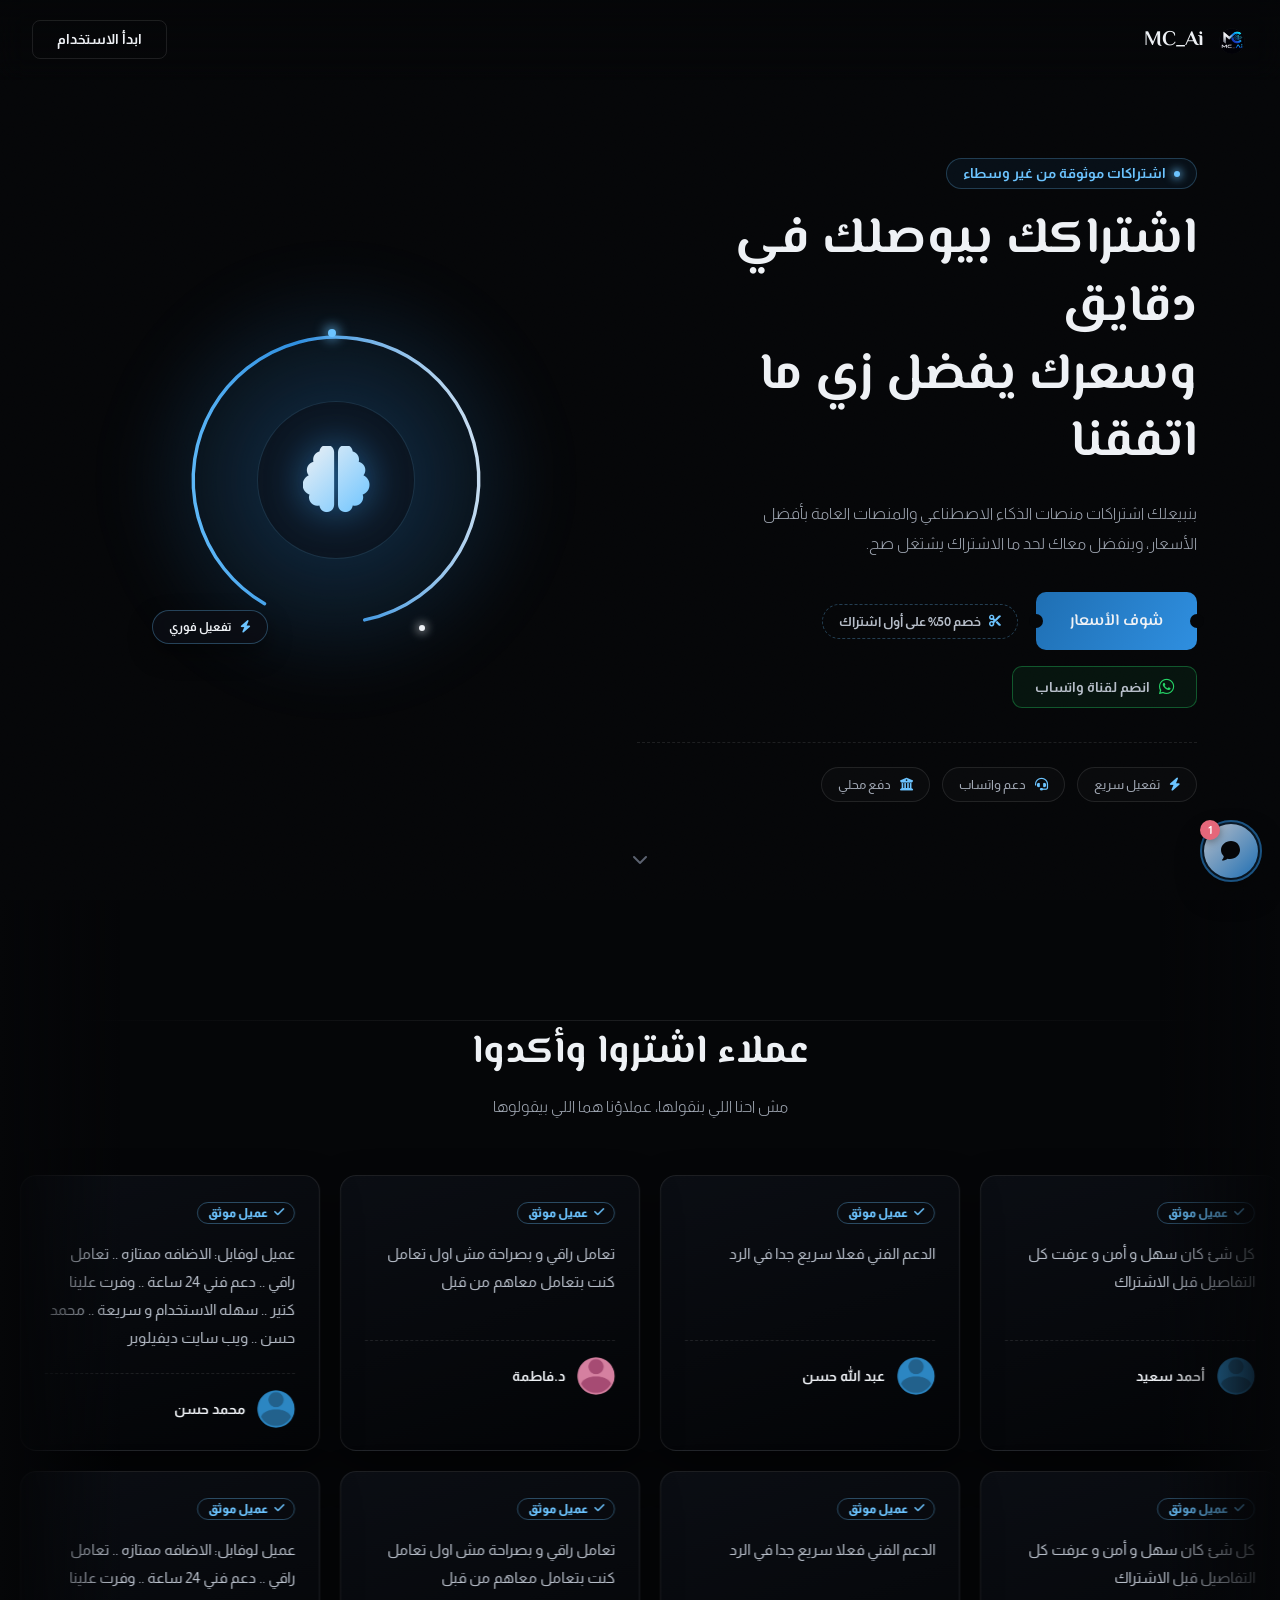
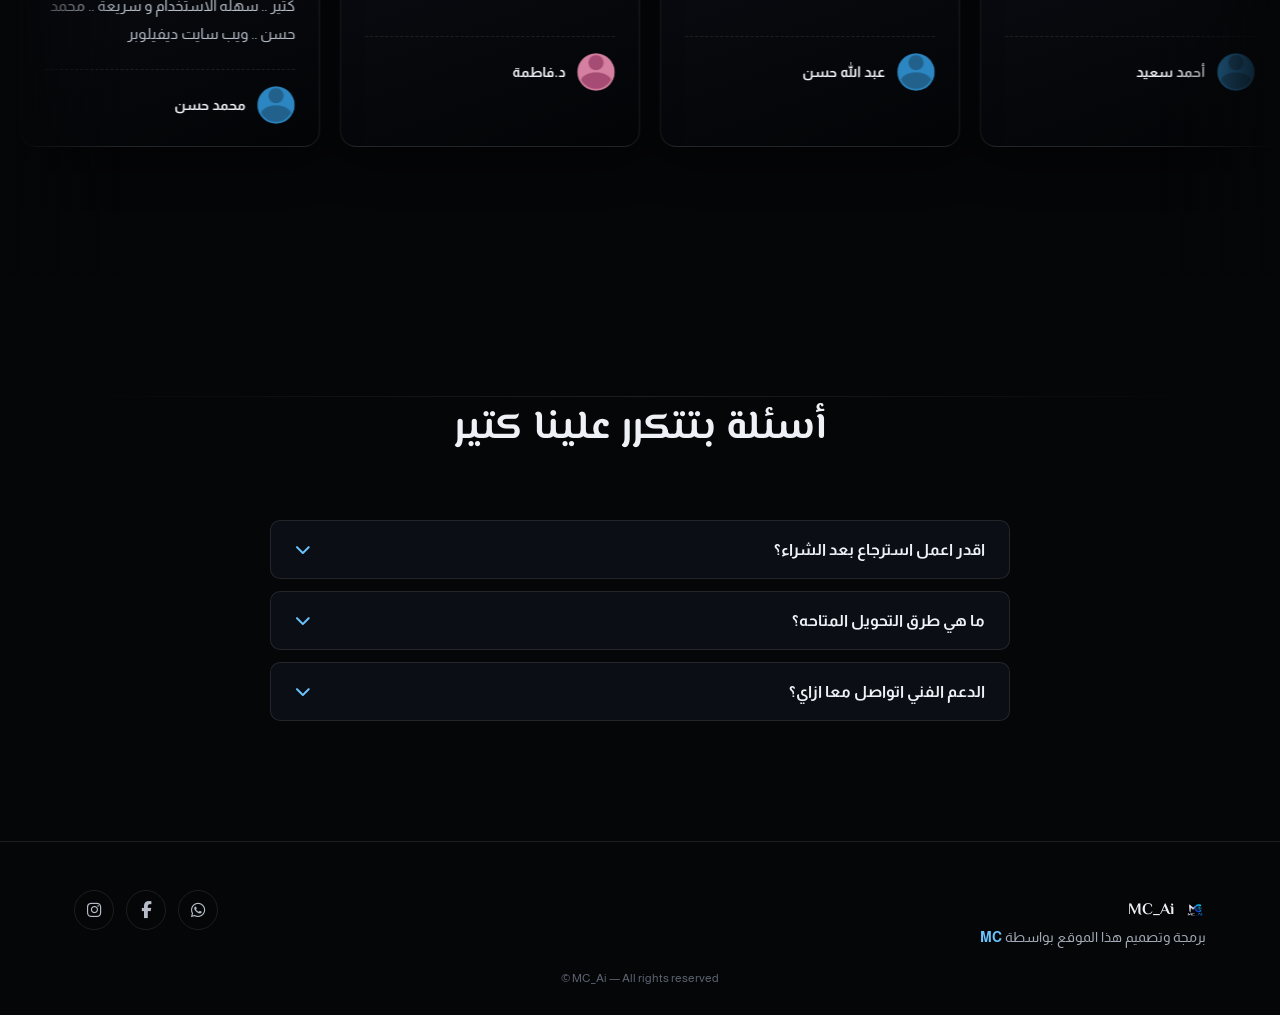
<file: index.html>
<!DOCTYPE html>
<html lang="ar" dir="rtl">
<head>
    <title>ابدأ الآن مع MC_Ai - تفعيل الخدمات الرقمية والذكاء الاصطناعي</title>
<meta name="description" content="ابدأ رحلتك الرقمية مع MC_Ai. تصفح باقاتنا المتنوعة لأدوات وحلول الذكاء الاصطناعي والخدمات الاحترافية لتطوير أعمالك ومشاريعك بكل سهولة وأمان.">
    <meta charset="UTF-8">
    <meta name="viewport" content="width=device-width, initial-scale=1.0">
<link rel="icon" type="image/png" href="img/logo.png">
<script>
!function(f,b,e,v,n,t,s)
{if(f.fbq)return;n=f.fbq=function(){n.callMethod?
n.callMethod.apply(n,arguments):n.queue.push(arguments)};
if(!f._fbq)f._fbq=n;n.push=n;n.loaded=!0;n.version='2.0';
n.queue=[];t=b.createElement(e);t.async=!0;
t.src=v;s=b.getElementsByTagName(e)[0];
s.parentNode.insertBefore(t,s)}(window, document,'script',
'https://connect.facebook.net/en_US/fbevents.js');
fbq('init', '1853491499339893');
fbq('track', 'PageView');
</script>
<noscript><img height="1" width="1" style="display:none"
src="https://www.facebook.com/tr?id=1853491499339893&ev=PageView&noscript=1"
/></noscript>
<link rel="preconnect" href="https://fonts.googleapis.com">
<link rel="preconnect" href="https://fonts.gstatic.com" crossorigin>
<link rel="stylesheet" href="https://fonts.googleapis.com/css2?family=Almarai:wght@300;400;700;800&family=El+Messiri:wght@500;600;700&display=swap">
<link rel="stylesheet" href="https://cdnjs.cloudflare.com/ajax/libs/font-awesome/6.5.1/css/all.min.css">
<link rel="stylesheet" href="one.css">
<meta name="google-site-verification" content="pLidISlzHjzaBmuGzJEBj756mJLwcIiR2PY91eYhYDM" />
</head>
<body>

<div class="progress-bar" id="progress-bar"></div>

<nav class="topbar" id="topbar">
  <div class="brand">
    <img src="img/logo.png" alt="MC_Ai" onerror="this.replaceWith(Object.assign(document.createElement('div'),{className:'brand-fallback',innerHTML:'<i class=\'fa-solid fa-bolt\'></i>'}))">
    <span>MC_Ai</span>
  </div>
  <a href="main/main.html" class="nav-cta">ابدأ الاستخدام</a>
</nav>

<header class="hero">
  <div class="hero-grid wrap">
    <div class="hero-text">
      <p class="kicker">اشتراكات موثوقة من غير وسطاء</p>
      <h1>اشتراكك بيوصلك في دقايق<br>وسعرك يفضل زي ما اتفقنا</h1>
      <p class="sub">بنبيعلك اشتراكات منصات الذكاء الاصطناعي والمنصات العامة بأفضل الأسعار، وبنفضل معاك لحد ما الاشتراك يشتغل صح.</p>
      <div class="hero-actions">
        <a href="main/main.html" class="cta-primary" id="cta-magnetic">شوف الأسعار</a>
        <div class="discount-tag"><i class="fa-solid fa-scissors"></i> خصم 50% على أول اشتراك</div>
      </div>
      <div class="mc-channel-row">
        <a href="https://whatsapp.com/channel/0029VbDkgRsC1Fu379GB610M" class="mc-channel-btn" target="_blank" rel="noopener noreferrer" aria-label="انضم لقناة واتساب الرسمية">
          <i class="fa-brands fa-whatsapp" aria-hidden="true"></i>
          <span>انضم لقناة واتساب</span>
        </a>
      </div>
      <ul class="trust-row">
        <li><i class="fa-solid fa-bolt"></i> تفعيل سريع</li>
        <li><i class="fa-solid fa-headset"></i> دعم واتساب</li>
        <li><i class="fa-solid fa-building-columns"></i> دفع محلي</li>
      </ul>
    </div>

    <div class="hero-visual">
      <div class="ai-core" id="ai-core">
        <div class="ai-core-glow"></div>
        <svg class="ai-core-ring" viewBox="0 0 300 300" aria-hidden="true">
          <defs>
            <linearGradient id="ringGrad" x1="10%" y1="0%" x2="90%" y2="100%">
              <stop offset="0%" class="ring-stop-a"></stop>
              <stop offset="55%" class="ring-stop-b"></stop>
              <stop offset="100%" class="ring-stop-c"></stop>
            </linearGradient>
          </defs>
          <circle cx="150" cy="150" r="126" fill="none" stroke="url(#ringGrad)" stroke-width="3" stroke-linecap="round" stroke-dasharray="700 104" transform="rotate(120 150 150)"></circle>
        </svg>
        <div class="ai-core-orbit orbit-a"><span class="ai-core-dot"></span></div>
        <div class="ai-core-orbit orbit-b"><span class="ai-core-dot dot-b"></span></div>
        <div class="ai-core-icon"><i class="fa-solid fa-brain"></i></div>
        <div class="ai-core-badge"><i class="fa-solid fa-bolt"></i> تفعيل فوري</div>
      </div>
    </div>
  </div>
  <div class="scroll-cue"><i class="fa-solid fa-chevron-down"></i></div>
</header>

<section class="reviews" id="reviews">
  <div class="section-divider"></div>
  <div class="wrap section-head">
    <h2>عملاء اشتروا وأكدوا</h2>
    <p>مش احنا اللي بنقولها، عملاؤنا هما اللي بيقولوها</p>
  </div>
  <div class="marquee-row right" id="row-right"></div>
  <div class="marquee-row left" id="row-left"></div>
</section>



<section id="faq">
  <div class="section-divider"></div>
  <div class="wrap">
    <div class="section-head">
      <h2>أسئلة بتتكرر علينا كتير</h2>
    </div>
    <div class="faq-list" id="faq-list"></div>
  </div>
</section>

<footer>
  <div class="wrap footer-inner">
    <div class="footer-brand">
      <img src="img/logo.png" alt="MC_Ai" onerror="this.style.display='none'">
      <span>MC_Ai</span>
    </div>
    <div class="footer-social">
      <a href="https://wa.me/201274277202" target="_blank" rel="noopener noreferrer" aria-label="واتساب" class="footer-social-link whatsapp"><i class="fa-brands fa-whatsapp"></i></a>
      <a href="https://www.facebook.com/profile.php?id=61594766595927" target="_blank" rel="noopener noreferrer" aria-label="فيسبوك" class="footer-social-link facebook"><i class="fa-brands fa-facebook-f"></i></a>
      <a href="https://www.instagram.com/mc_ai911/" target="_blank" rel="noopener noreferrer" aria-label="انستجرام" class="footer-social-link instagram"><i class="fa-brands fa-instagram"></i></a>
    </div>
  </div>
  <div class="wrap">
    <p class="footer-credit">برمجة وتصميم هذا الموقع بواسطة <a href="https://crstudio911.github.io/MC/" target="_blank" rel="noopener">MC</a></p>
  </div>
  <p class="footer-bottom">© MC_Ai — All rights reserved</p>
</footer>

<script src="one.js"></script>
</body>
</html>
</file>
<file: one.css>
@import url('https://fonts.googleapis.com/css2?family=El+Messiri:wght@500;600;700&family=Almarai:wght@300;400;700;800&display=swap');

:root{
  --void:#050608;
  --void-panel:#0b0e14;
  --void-line:rgba(238,241,245,.1);
  --chrome-100:#eef1f5;
  --chrome-300:#b7bec9;
  --chrome-600:#5b6270;
  --azure-300:#6cc4ff;
  --azure-500:#2f8fe0;
  --azure-600:#1f6fb3;
  --azure-900:#0d2c4a;
  --text-soft:#a2a9b5;
  --text-faint:#5c6270;
  --ease:cubic-bezier(.16,.84,.32,1);
  --ease-soft:cubic-bezier(.22,.61,.36,1);
}

*{box-sizing:border-box;margin:0;padding:0;}

html{scroll-behavior:smooth;}

::selection{background:rgba(47,143,224,.35);color:var(--chrome-100);}

::-webkit-scrollbar{width:10px;}
::-webkit-scrollbar-track{background:var(--void);}
::-webkit-scrollbar-thumb{background:var(--azure-600);border-radius:10px;border:2px solid var(--void);}

body{
  background:var(--void);
  color:var(--chrome-100);
  font-family:'Almarai',sans-serif;
  direction:rtl;
  overflow-x:hidden;
  min-height:100vh;
  position:relative;
}

body::before{
  content:'';
  position:fixed;
  inset:0;
  z-index:0;
  pointer-events:none;
  opacity:.045;
  mix-blend-mode:overlay;
  background-image:url("data:image/svg+xml,%3Csvg xmlns='http://www.w3.org/2000/svg' width='90' height='90'%3E%3Cfilter id='n'%3E%3CfeTurbulence type='fractalNoise' baseFrequency='0.9' numOctaves='2' stitchTiles='stitch'/%3E%3C/filter%3E%3Crect width='100%25' height='100%25' filter='url(%23n)'/%3E%3C/svg%3E");
}

a{color:inherit;text-decoration:none;}

a:focus-visible,button:focus-visible{
  outline:2px solid var(--azure-500);
  outline-offset:3px;
  border-radius:4px;
}

.wrap{
  max-width:1180px;
  margin:0 auto;
  padding:0 24px;
  position:relative;
  z-index:1;
}

.progress-bar{
  position:fixed;
  top:0;
  right:0;
  height:2px;
  width:0%;
  background:linear-gradient(90deg,var(--chrome-300),var(--azure-500));
  z-index:80;
  transition:width .1s linear;
}

nav.topbar{
  position:fixed;
  inset-inline:0;
  top:0;
  z-index:60;
  display:flex;
  align-items:center;
  justify-content:space-between;
  padding:20px 32px;
  backdrop-filter:blur(14px);
  background:linear-gradient(to bottom,rgba(5,6,8,.86),rgba(5,6,8,0));
  transition:background .4s var(--ease),border-color .4s var(--ease);
  border-bottom:1px solid transparent;
}

.brand{
  display:flex;
  align-items:center;
  gap:12px;
  font-family:'El Messiri',sans-serif;
  font-weight:700;
  font-size:1.3rem;
}

.brand img{
  height:32px;
  width:32px;
  object-fit:contain;
}

.brand .brand-fallback{
  height:32px;
  width:32px;
  border-radius:8px;
  display:flex;
  align-items:center;
  justify-content:center;
  background:linear-gradient(135deg,var(--chrome-300),var(--azure-600));
}

.brand .brand-fallback i{font-size:.95rem;color:var(--void);}

.nav-cta{
  border:1px solid var(--void-line);
  padding:11px 24px;
  border-radius:8px;
  font-size:.86rem;
  font-weight:700;
  transition:border-color .3s var(--ease),background .3s var(--ease);
}

.nav-cta:hover{
  border-color:var(--azure-500);
  background:rgba(47,143,224,.08);
}

.hero{
  position:relative;
  min-height:100svh;
  display:flex;
  align-items:center;
  padding:150px 0 90px;
  overflow:hidden;
}

.hero-grid{
  display:grid;
  grid-template-columns:1.05fr .95fr;
  gap:48px;
  align-items:center;
}

.hero-text{max-width:560px;}

.kicker{
  display:inline-flex;
  align-items:center;
  gap:8px;
  font-size:.86rem;
  font-weight:700;
  color:var(--azure-300);
  padding:7px 16px;
  border-radius:999px;
  border:1px solid rgba(108,196,255,.25);
  background:rgba(47,143,224,.07);
}

.kicker::before{
  content:'';
  width:6px;
  height:6px;
  border-radius:50%;
  background:var(--azure-300);
  box-shadow:0 0 8px 2px rgba(108,196,255,.7);
  flex:none;
}

.hero h1{
  font-family:'El Messiri',sans-serif;
  font-weight:700;
  font-size:clamp(2rem,4.6vw,3.2rem);
  line-height:1.32;
  margin-top:18px;
  opacity:0;
  transform:translateY(18px);
  animation:heroIn .8s var(--ease-soft) .1s forwards;
}

@keyframes heroIn{to{opacity:1;transform:translateY(0);}}

.hero p.sub{
  margin-top:20px;
  font-size:1.02rem;
  color:var(--text-soft);
  font-weight:300;
  line-height:1.85;
  max-width:480px;
}

.hero-actions{
  margin-top:34px;
  display:flex;
  align-items:center;
  gap:18px;
  flex-wrap:wrap;
}

.cta-primary{
  position:relative;
  display:inline-flex;
  align-items:center;
  padding:16px 34px;
  border-radius:10px;
  font-family:'El Messiri',sans-serif;
  font-weight:600;
  font-size:1.02rem;
  color:var(--chrome-100);
  background:linear-gradient(120deg,var(--azure-600),var(--azure-500));
  transition:transform .18s var(--ease),box-shadow .3s var(--ease);
  will-change:transform;
}

.cta-primary::before,.cta-primary::after{
  content:'';
  position:absolute;
  top:50%;
  width:14px;
  height:14px;
  background:var(--void);
  border-radius:50%;
  transform:translateY(-50%);
}

.cta-primary::before{right:-7px;}
.cta-primary::after{left:-7px;}

.cta-primary:hover{box-shadow:0 12px 30px rgba(47,143,224,.4);}

.discount-tag{
  display:inline-flex;
  align-items:center;
  gap:8px;
  font-size:.82rem;
  font-weight:700;
  color:var(--chrome-300);
  padding:9px 16px;
  border-radius:999px;
  border:1px dashed rgba(108,196,255,.3);
}

.discount-tag i{font-size:.76rem;color:var(--azure-300);}

.trust-row{
  list-style:none;
  display:flex;
  gap:12px;
  margin-top:34px;
  flex-wrap:wrap;
  border-top:1px dashed var(--void-line);
  padding-top:24px;
}

.trust-row li{
  display:flex;
  align-items:center;
  gap:9px;
  font-size:.84rem;
  color:var(--text-soft);
  font-weight:400;
  padding:9px 16px;
  border-radius:999px;
  border:1px solid var(--void-line);
  background:rgba(238,241,245,.02);
  transition:border-color .3s var(--ease),background .3s var(--ease);
}

.trust-row li:hover{border-color:rgba(108,196,255,.25);background:rgba(47,143,224,.05);}

.trust-row i{color:var(--azure-300);font-size:.82rem;}

.hero-visual{display:flex;align-items:center;justify-content:center;perspective:900px;}

.ai-core{
  position:relative;
  width:340px;
  height:340px;
  max-width:100%;
  transition:transform .35s var(--ease-soft);
  transform-style:preserve-3d;
}

.ai-core-glow{
  position:absolute;
  inset:-50px;
  background:radial-gradient(circle,rgba(47,143,224,.32),transparent 68%);
  filter:blur(26px);
  z-index:0;
}

.ai-core-ring{
  position:absolute;
  inset:0;
  width:100%;
  height:100%;
  z-index:1;
}

.ring-stop-a{stop-color:var(--chrome-100);}
.ring-stop-b{stop-color:var(--azure-500);}
.ring-stop-c{stop-color:var(--azure-300);}

.ai-core-orbit{
  position:absolute;
  inset:22px;
  border-radius:50%;
  z-index:2;
  animation:orbitSpin linear infinite;
}

.orbit-a{animation-duration:11s;}
.orbit-b{animation-duration:17s;animation-direction:reverse;}

@keyframes orbitSpin{to{transform:rotate(360deg);}}

.ai-core-dot{
  position:absolute;
  top:-3px;
  right:50%;
  width:8px;
  height:8px;
  border-radius:50%;
  background:var(--azure-300);
  box-shadow:0 0 12px 3px rgba(108,196,255,.7);
}

.ai-core-dot.dot-b{
  top:auto;
  bottom:-3px;
  right:20%;
  width:6px;
  height:6px;
  background:var(--chrome-100);
  box-shadow:0 0 10px 2px rgba(238,241,245,.6);
}

.ai-core-icon{
  position:absolute;
  inset:0;
  display:flex;
  align-items:center;
  justify-content:center;
  z-index:3;
}

.ai-core-icon::before{
  content:'';
  position:absolute;
  width:156px;
  height:156px;
  border-radius:50%;
  background:rgba(11,14,20,.55);
  border:1px solid rgba(108,196,255,.16);
  backdrop-filter:blur(6px);
}

.ai-core-icon i{
  font-size:4.2rem;
  background:linear-gradient(135deg,var(--chrome-100),var(--azure-300));
  -webkit-background-clip:text;
  background-clip:text;
  color:transparent;
  filter:drop-shadow(0 0 18px rgba(47,143,224,.55));
}

.ai-core-badge{
  position:absolute;
  bottom:6px;
  left:-14px;
  display:flex;
  align-items:center;
  gap:8px;
  padding:9px 16px;
  border-radius:999px;
  background:rgba(11,14,20,.85);
  border:1px solid rgba(108,196,255,.3);
  backdrop-filter:blur(8px);
  font-size:.78rem;
  font-weight:700;
  color:var(--chrome-100);
  z-index:4;
  box-shadow:0 10px 24px rgba(0,0,0,.4);
}

.ai-core-badge i{color:var(--azure-300);}

.scroll-cue{
  position:absolute;
  bottom:32px;
  left:50%;
  transform:translateX(-50%);
  color:var(--text-faint);
  font-size:1rem;
}

section{padding:120px 0;position:relative;}

.section-divider{
  height:1px;
  max-width:1180px;
  margin:0 auto;
  background:linear-gradient(90deg,transparent,var(--void-line),transparent);
}

.section-head{text-align:center;margin-bottom:60px;}

.section-head h2{
  font-family:'El Messiri',sans-serif;
  font-weight:700;
  font-size:clamp(1.7rem,3.6vw,2.5rem);
}

.section-head p{
  color:var(--text-soft);
  margin-top:14px;
  font-size:1rem;
  font-weight:300;
}

.reviews{overflow:hidden;position:relative;padding-bottom:130px;}

.reviews::before,.reviews::after{
  content:'';
  position:absolute;
  top:0;
  bottom:0;
  width:120px;
  z-index:3;
  pointer-events:none;
}

.reviews::before{right:0;background:linear-gradient(to left,var(--void),transparent);}
.reviews::after{left:0;background:linear-gradient(to right,var(--void),transparent);}

.marquee-row{display:flex;gap:20px;width:max-content;will-change:transform;}
.marquee-row.right{animation:marqFwd 38s linear infinite;margin-bottom:20px;}
.marquee-row.left{animation:marqBwd 46s linear infinite;}
.reviews:hover .marquee-row{animation-play-state:paused;}

@keyframes marqFwd{0%{transform:translateX(0);}100%{transform:translateX(-50%);}}
@keyframes marqBwd{0%{transform:translateX(-50%);}100%{transform:translateX(0);}}

.review-card{
  flex:0 0 auto;
  width:300px;
  padding:26px 24px 22px;
  border-radius:16px;
  background:linear-gradient(160deg,var(--void-panel),#030406);
  border:1px solid var(--void-line);
  position:relative;
  box-shadow:0 18px 40px rgba(0,0,0,.45);
  transition:border-color .3s var(--ease);
}

.review-card:hover{border-color:rgba(108,196,255,.35);}

.review-stamp{
  display:inline-flex;
  align-items:center;
  gap:6px;
  font-size:.72rem;
  font-weight:800;
  color:var(--azure-300);
  border:1px solid rgba(108,196,255,.35);
  border-radius:999px;
  padding:4px 10px;
  margin-bottom:16px;
}

.review-text{color:var(--chrome-300);font-size:.95rem;line-height:1.85;min-height:80px;font-weight:400;}

.review-person{
  display:flex;
  align-items:center;
  gap:12px;
  margin-top:20px;
  padding-top:16px;
  border-top:1px dashed var(--void-line);
}

.review-person img{width:38px;height:38px;border-radius:50%;object-fit:cover;}

.review-person .avatar-fallback{
  width:38px;height:38px;border-radius:50%;
  display:flex;align-items:center;justify-content:center;
  background:linear-gradient(135deg,var(--chrome-300),var(--azure-600));
}

.review-person .avatar-fallback i{color:var(--void);font-size:.9rem;}
.review-person span{font-weight:700;font-size:.88rem;color:var(--chrome-100);}

.faq-list{max-width:740px;margin:0 auto;display:flex;flex-direction:column;gap:12px;}

.faq-item{
  border:1px solid var(--void-line);
  border-radius:10px;
  background:var(--void-panel);
  overflow:hidden;
  transition:border-color .3s var(--ease);
}

.faq-item.open{border-color:var(--azure-500);}

.faq-q{
  width:100%;
  display:flex;
  align-items:center;
  justify-content:space-between;
  gap:16px;
  padding:20px 24px;
  cursor:pointer;
  background:none;
  border:none;
  color:var(--chrome-100);
  font-family:'Almarai',sans-serif;
  font-weight:700;
  font-size:.98rem;
  text-align:right;
}

.faq-q i{color:var(--azure-300);transition:transform .35s var(--ease);flex:none;}
.faq-item.open .faq-q i{transform:rotate(180deg);}

.faq-a{max-height:0;overflow:hidden;transition:max-height .4s var(--ease);}
.faq-a p{padding:0 24px 20px;color:var(--text-soft);line-height:1.9;font-size:.92rem;font-weight:300;}

footer{border-top:1px solid var(--void-line);padding:48px 0 30px;position:relative;}

.footer-inner{display:flex;flex-wrap:wrap;align-items:center;justify-content:space-between;gap:16px;}

.footer-brand{display:flex;align-items:center;gap:10px;font-family:'El Messiri',sans-serif;font-weight:700;}
.footer-brand img{height:22px;width:22px;object-fit:contain;}

.footer-credit{color:var(--text-soft);font-size:.86rem;}
.footer-credit a{color:var(--azure-300);font-weight:700;transition:color .25s var(--ease);}
.footer-credit a:hover{color:var(--chrome-100);text-decoration:underline;}

.footer-bottom{margin-top:26px;text-align:center;color:var(--text-faint);font-size:.76rem;direction:ltr;}

.footer-social{display:flex;align-items:center;gap:12px;}

.footer-social-link{
  display:flex;align-items:center;justify-content:center;
  width:40px;height:40px;border-radius:50%;
  border:1px solid var(--void-line);
  background:var(--void-raised);
  color:var(--chrome-300);
  font-size:1.05rem;
  transition:transform .25s var(--ease),border-color .25s var(--ease),background .25s var(--ease),color .25s var(--ease),box-shadow .25s var(--ease);
}

.footer-social-link:hover{transform:translateY(-3px);}

.footer-social-link.whatsapp:hover{
  border-color:#25d366;background:rgba(37,211,102,.12);color:#25d366;
  box-shadow:0 8px 20px rgba(37,211,102,.2);
}

.footer-social-link.facebook:hover{
  border-color:#1877f2;background:rgba(24,119,242,.12);color:#1877f2;
  box-shadow:0 8px 20px rgba(24,119,242,.2);
}

.footer-social-link.instagram:hover{
  border-color:#e4405f;background:rgba(228,64,95,.12);color:#e4405f;
  box-shadow:0 8px 20px rgba(228,64,95,.2);
}

.footer-social-link:focus-visible{outline:2px solid var(--azure-500);outline-offset:3px;}

@media (max-width:920px){
  .hero-grid{grid-template-columns:1fr;}
  .hero-text{max-width:100%;text-align:center;margin:0 auto;}
  .trust-row{justify-content:center;}
  .hero-actions{justify-content:center;}
  .ai-core{width:260px;height:260px;margin-top:10px;}
  .ai-core-icon i{font-size:3.2rem;}
}

@media (max-width:640px){
  .review-card{width:250px;}
  section{padding:90px 0;}
  nav.topbar{padding:16px 18px;}
  .hero{padding-top:130px;}
}

@media (prefers-reduced-motion:reduce){
  *{animation-duration:.001s !important;animation-iteration-count:1 !important;transition-duration:.001s !important;}
  .hero h1{opacity:1;transform:none;}
}

.mc-channel-row{
  margin-top:16px;
}

.mc-channel-btn{
  display:inline-flex;
  align-items:center;
  gap:9px;
  padding:11px 22px;
  border-radius:10px;
  border:1px solid rgba(37,211,102,.35);
  background:rgba(37,211,102,.07);
  color:var(--chrome-300);
  font-size:.88rem;
  font-weight:700;
  transition:border-color .25s var(--ease),background .25s var(--ease),color .25s var(--ease);
  cursor:pointer;
  text-decoration:none;
}

.mc-channel-btn i{
  font-size:1.1rem;
  color:#25d366;
  flex:none;
}

.mc-channel-btn:hover{
  border-color:rgba(37,211,102,.7);
  background:rgba(37,211,102,.13);
  color:var(--chrome-100);
}

.mc-channel-btn:focus-visible{
  outline:2px solid #25d366;
  outline-offset:3px;
}


@media (max-width:920px){
  .mc-channel-btn{font-size:.85rem;padding:10px 18px;}
}

@media (max-width:640px){
  .mc-channel-btn{font-size:.82rem;padding:9px 16px;}
}
</file>
